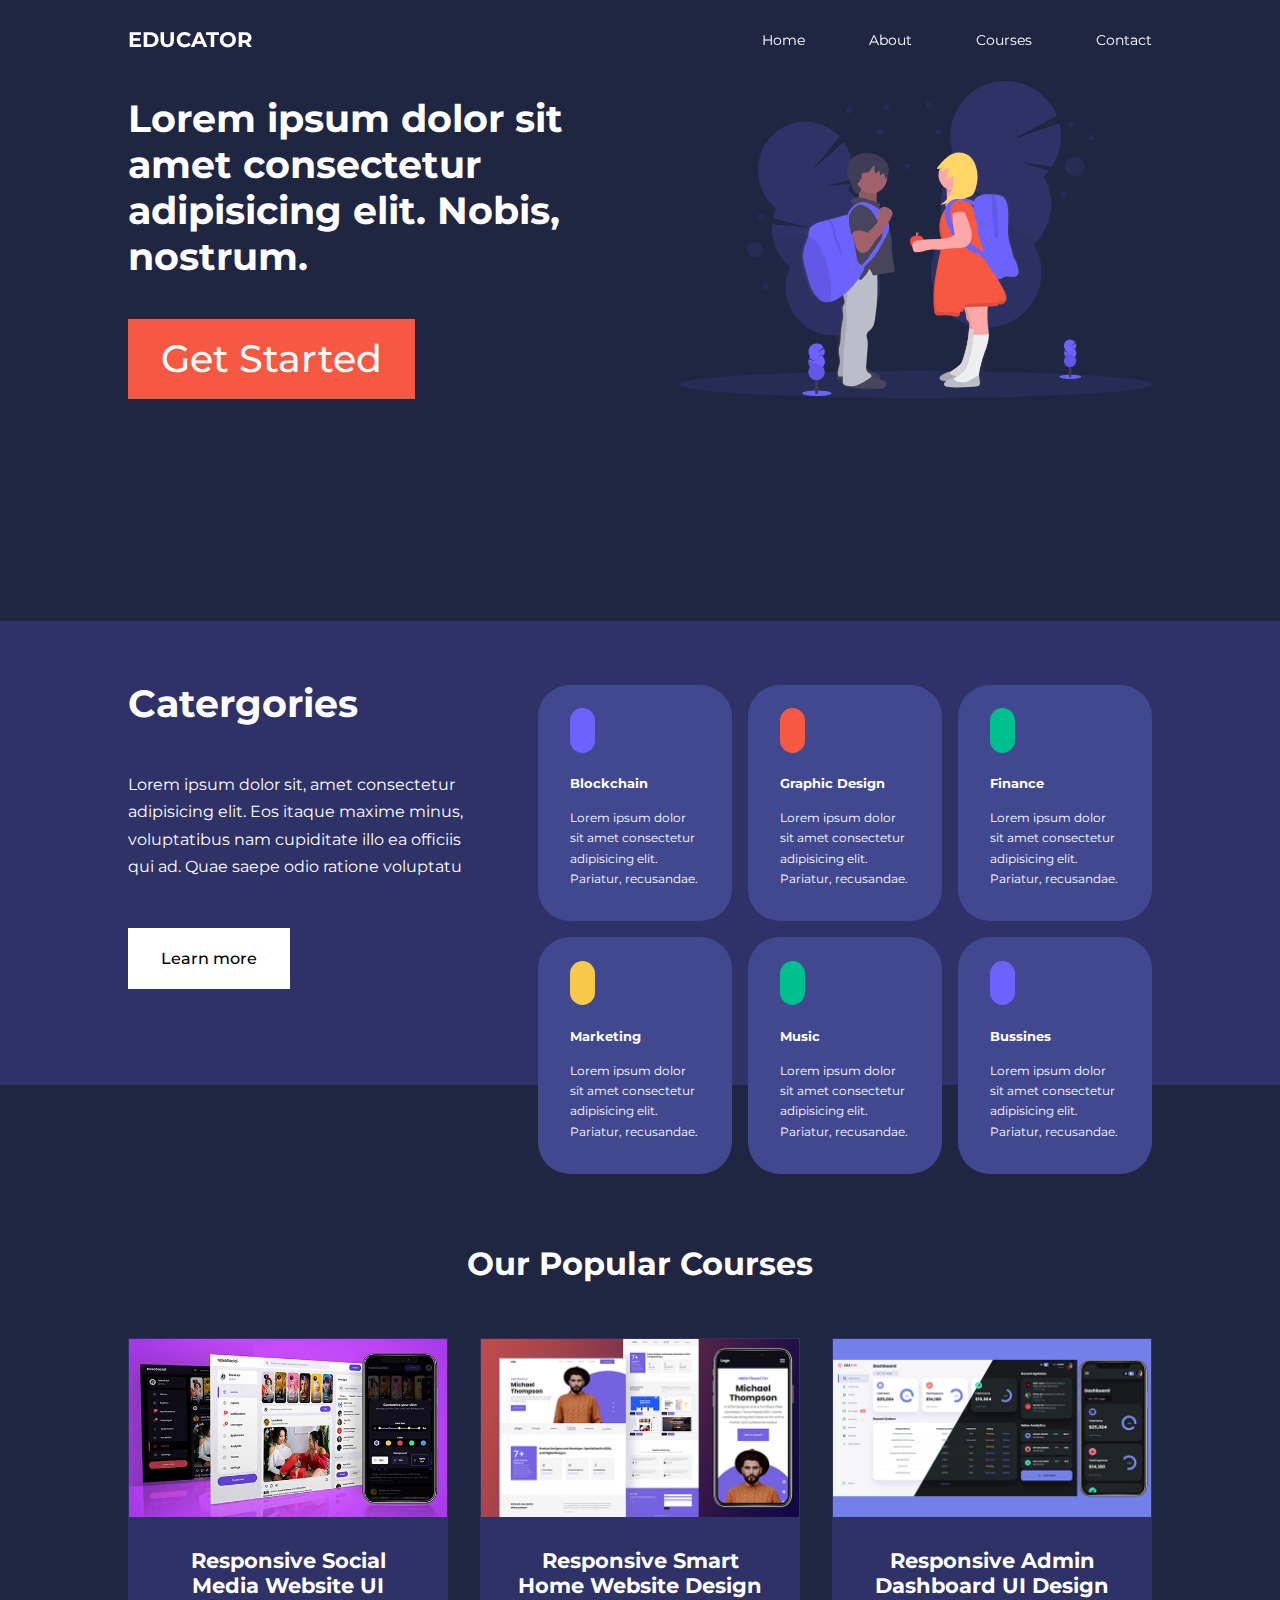
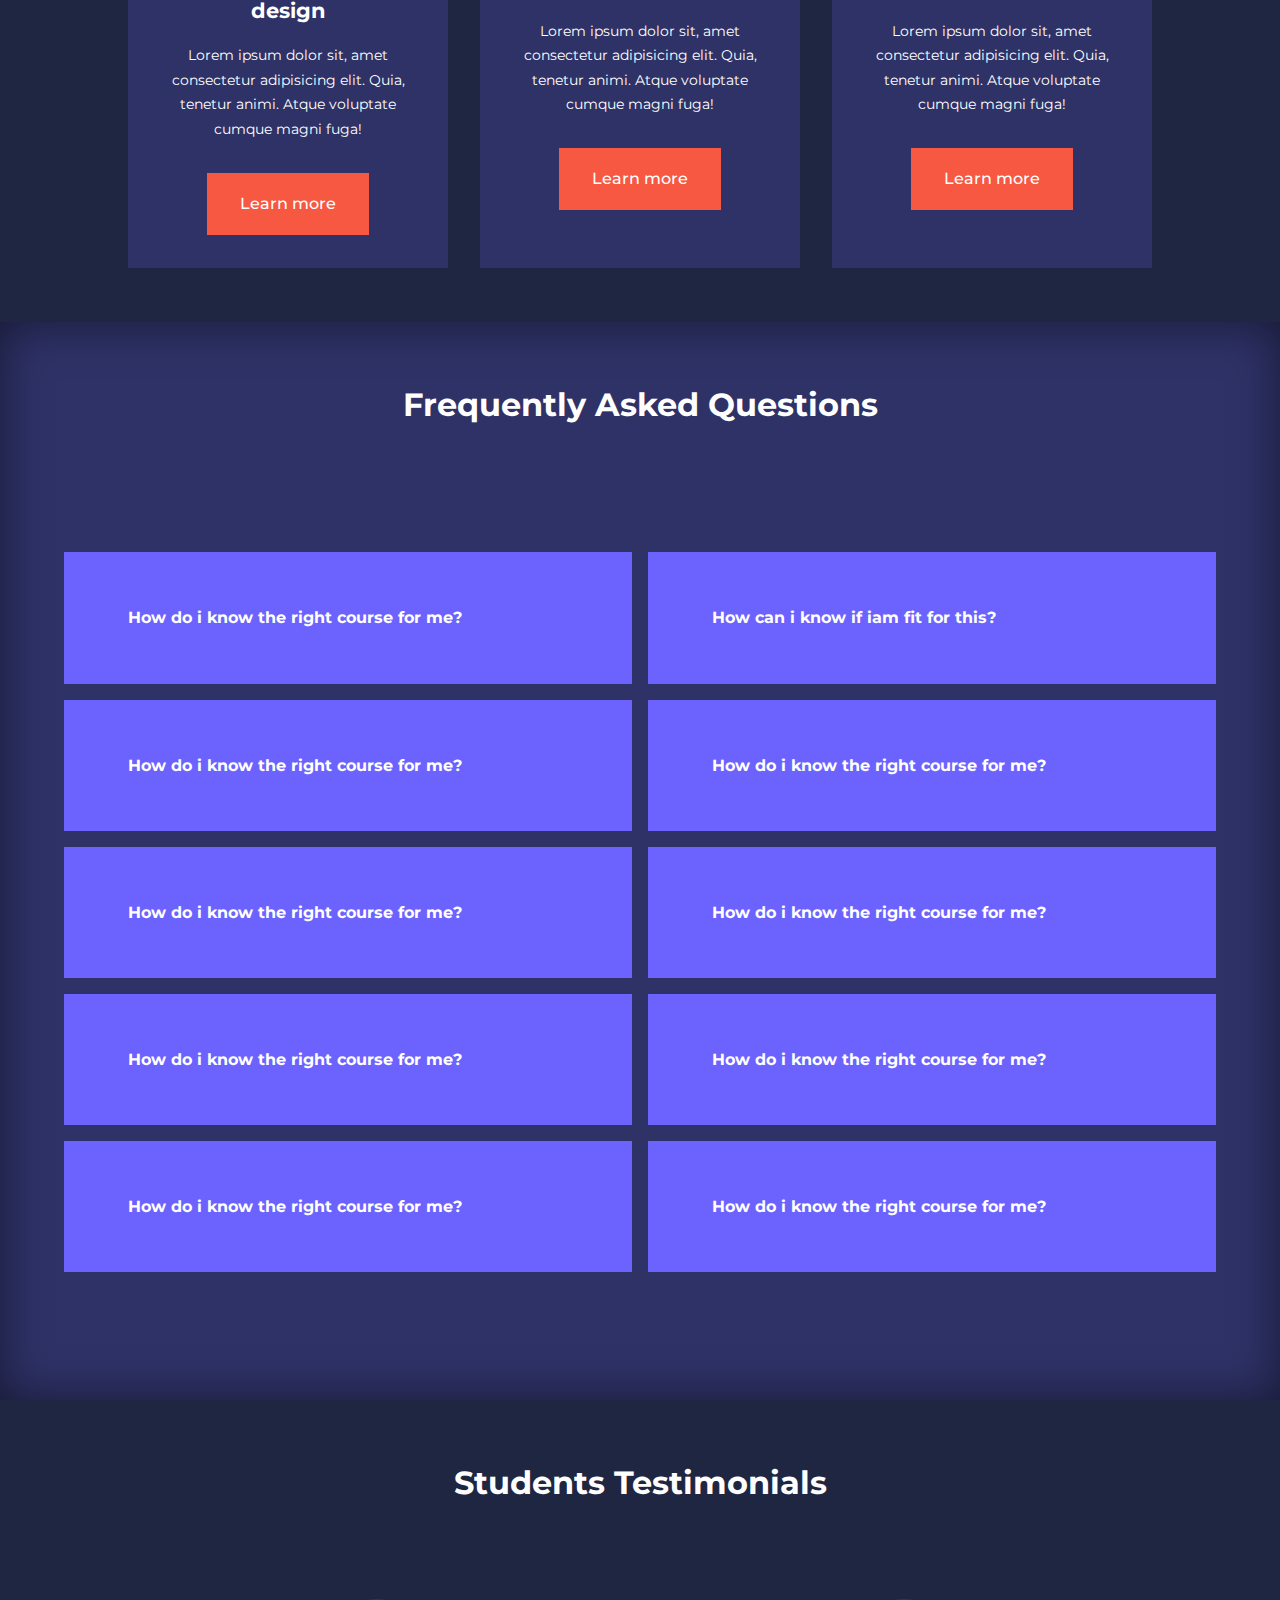
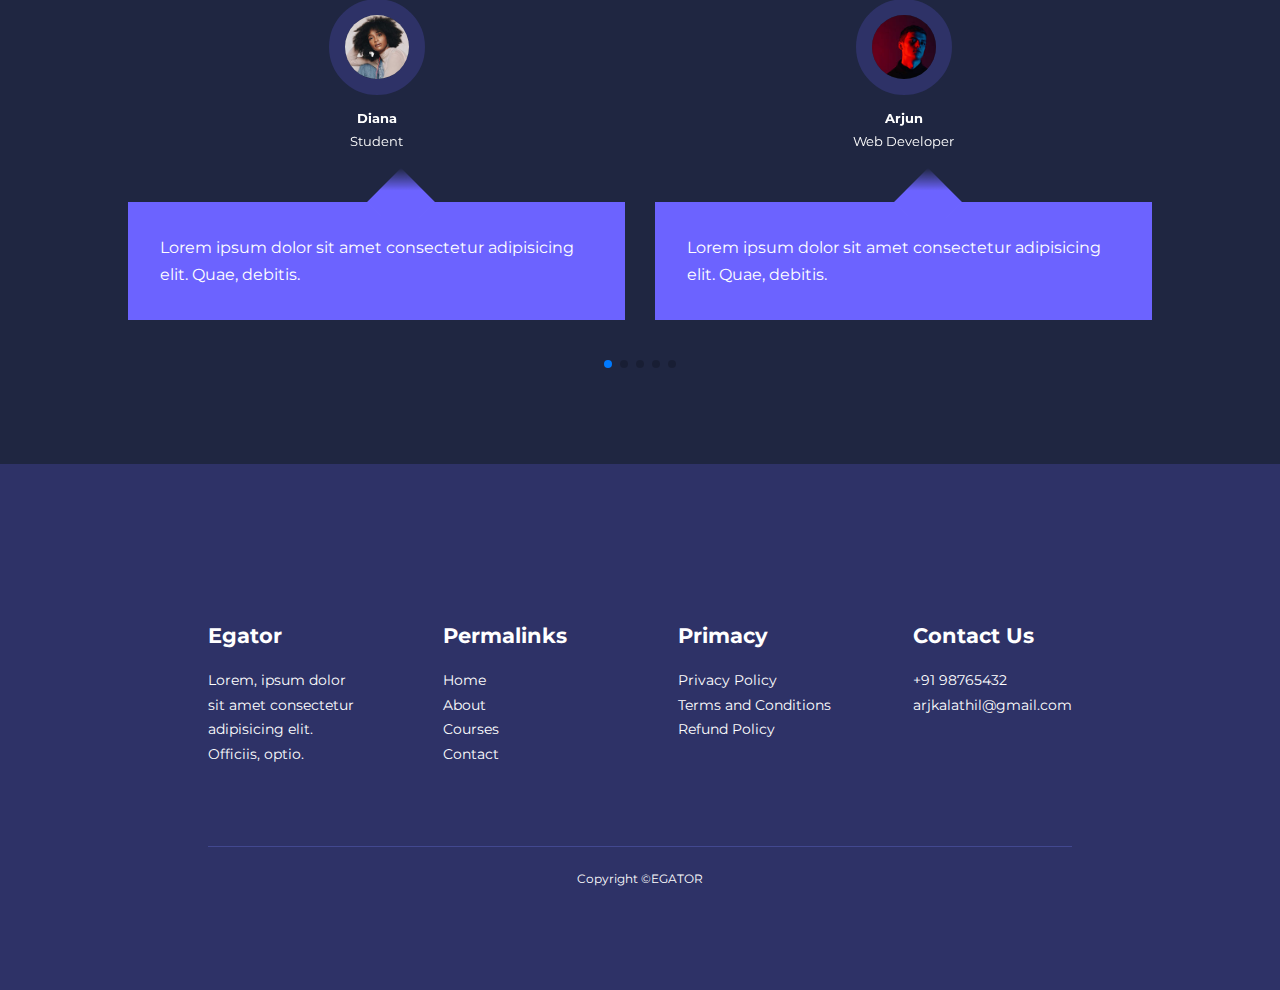
<file: index.html>
<!DOCTYPE html>
<html lang="en">
<head>
    <meta charset="UTF-8">
    <meta http-equiv="X-UA-Compatible" content="IE=edge">
    <meta name="viewport" content="width=device-width, initial-scale=1.0">
    <title>Responsive Educational using css js html</title>
    <!--ICONSCOUT CDDN-->
    <link rel="stylesheet" href="https://unicons.iconscout.com/release/v4.0.8/css/line.css">
    
    <!--GOOGLE FONTS MONOSERRANT-->
    <link rel="preconnect" href="https://fonts.googleapis.com">
    <link rel="preconnect" href="https://fonts.gstatic.com" crossorigin>
    <link href="https://fonts.googleapis.com/css2?family=Montserrat:wght@300;400;500;600;700;800;900&display=swap" rel="stylesheet">

    <!---CSS LINK-->
    <link rel="stylesheet" href="./css/style.css">

    <!--Swiper js-->
    <link rel="stylesheet" href="https://cdn.jsdelivr.net/npm/swiper@9/swiper-bundle.min.css"/>

</head>
<body>
    <nav>
        <div class="container nav__container">
            <a href="index.html"><h4>EDUCATOR</h4></a>
            <ul class="nav__menu">
                <li><a href="index.html">Home</a></li>
                <li><a href="about.html">About</a></li>
                <li><a href="courses.html">Courses</a></li>
                <li><a href="contact.html">Contact</a></li>
            </ul>
            <button id="open-menu-btn"><i class="uil uil-bars"></i></button>
            <button id="close-menu-btn"><i class="uil uil-multiply  "></i></button>
        </div>
    </nav>
    <!--============END OF NAVBAR============-->
    <header>
        <div class="container header__container">
            <div class="header__left">
                <h1>
                    <p>
                        Lorem ipsum dolor sit amet consectetur adipisicing elit. Nobis, nostrum.
                    </p>
                    <a href="courses.html" class="btn btn-primary">Get Started</a>
                </h1>
            </div>
            <div class="header__right">
                <div class="header__right-image">
                    <img src="./images/header.svg">
                </div>
            </div>
        </div>
    </header>





     <section class="categories">
        <div class="container categories__container">
            <div class="categories__left">
                <h1>Catergories</h1>
                <p>
                    Lorem ipsum dolor sit, amet consectetur adipisicing elit. Eos itaque maxime minus, voluptatibus nam cupiditate illo ea officiis qui ad. Quae saepe odio ratione voluptatu
                </p>
                <a href="#" class="btn" >Learn more</a>
            </div>
            <div class="categories__right">
                <article class="category">
                    <span class="category__icon">
                        <i class="uil uil-bitcoin-sign"></i>
                    </span>
                        <h5>
                            Blockchain
                        </h5>
                        <p>
                            Lorem ipsum dolor sit amet consectetur adipisicing elit. Pariatur, recusandae.
                        </p>
                
                </article>
                <article class="category">
                    <span class="category__icon">
                        <i class="uil uil-palette"></i>
                    </span>
                        <h5>
                            Graphic Design
                        </h5>
                        <p>
                            Lorem ipsum dolor sit amet consectetur adipisicing elit. Pariatur, recusandae.
                        </p>
                    
                </article>
                <article class="category">
                    <span class="category__icon">
                        <i class="uil uil-dollar-alt"></i>
                    </span>
                        <h5>
                            Finance
                        </h5>
                        <p>
                            Lorem ipsum dolor sit amet consectetur adipisicing elit. Pariatur, recusandae.
                        </p>
                    
                </article>
                <article class="category">
                    <span class="category__icon">
                        <i class="uil uil-megaphone"></i>
                    </span>
                        <h5>
                            Marketing
                        </h5>
                        <p>
                            Lorem ipsum dolor sit amet consectetur adipisicing elit. Pariatur, recusandae.
                        </p>
                    
                </article>
                <article class="category">
                    <span class="category__icon">
                        <i class="uil uil-music-note"></i>
                    </span>
                        <h5>
                            Music
                        </h5>
                        <p>
                            Lorem ipsum dolor sit amet consectetur adipisicing elit. Pariatur, recusandae.
                        </p>
                </article>
                <article class="category">
                    <span class="category__icon">
                        <i class="uil uil-puzzle-piece"></i>
                    </span>
                        <h5>
                            Bussines
                        </h5>
                        <p>
                            Lorem ipsum dolor sit amet consectetur adipisicing elit. Pariatur, recusandae.
                        </p>
                </article>
            </div>
        </div>
     </section>
     <!--============END OF CATEGORIES ============-->



     <div class="section courses">
        <h2><center>
            Our Popular Courses
        </center>
        </h2>
        <br>
        <br>
        <div class="container courses__container">
            <article class="course">
                <div class="course__image">
                    <img src="./images/course1.jpg">
                </div>
                <div class="course__info">
                    <h4>Responsive Social Media Website UI design</h4>
                <p>
                    Lorem ipsum dolor sit, amet consectetur adipisicing elit. Quia, tenetur animi. Atque voluptate cumque magni fuga!
                </p>
                <a href="courses.html" class="btn btn-primary">Learn more</a>
                </div>
            </article>
            <article class="course">
                <div class="course__image">
                    <img src="./images/course2.jpg">
                </div>
                <div class="course__info">
                    <h4>Responsive Smart Home Website Design </h4>
                    <p>
                        Lorem ipsum dolor sit, amet consectetur adipisicing elit. Quia, tenetur animi. Atque voluptate cumque magni fuga!
                    </p>
                    <a href="courses.html" class="btn btn-primary">Learn more</a>
                </div>
            </article>
            <article class="course">
                <div class="course__image">
                    <img src="./images/course3.jpg">
                </div>
                <div class="course__info">
                    <h4>Responsive Admin Dashboard UI Design</h4>
                    <p>
                        Lorem ipsum dolor sit, amet consectetur adipisicing elit. Quia, tenetur animi. Atque voluptate cumque magni fuga!
                    </p>
                    <a href="courses.html" class="btn btn-primary">Learn more</a>
                </div>
             
            </article>
            
        </div>
     </div>




     <!--============END OF COURSES ============-->









<br>
<br>
     <section class="faqs">
        <h2>
            Frequently Asked Questions
        </h2>
        <div class="conatiner faqs__container">
            <article class="faq">
                <div class="faq__icon">
                    <i class="uil uil-plus"></i>
                </div>
                <div class="question__ans">
                    <h4>
                        How do i know the right course for me?
                    </h4>
                    <p>
                        Lorem ipsum dolor sit amet consectetur adipisicing elit. Accusamus sunt eum cum sit!
                    </p>
                </div>
            </article>


            <article class="faq">
                <div class="faq__icon">
                    <i class="uil uil-plus"></i>
                </div>
                <div class="question__ans">
                    <h4>
                        How can i know if iam fit for this?
                    </h4>
                    <p>
                        Lorem ipsum dolor sit amet consectetur adipisicing elit. Accusamus sunt eum cum sit!
                    </p>
                </div>
            </article> 
            

            <article class="faq">
                <div class="faq__icon">
                    <i class="uil uil-plus"></i>
                </div>
                <div class="question__ans">
                    <h4>
                        How do i know the right course for me?
                    </h4>
                    <p>
                        Lorem ipsum dolor sit amet consectetur adipisicing elit. Accusamus sunt eum cum sit!
                    </p>
                </div>
            </article> 
            
            
            
            <article class="faq">
                <div class="faq__icon">
                    <i class="uil uil-plus"></i>
                </div>
                <div class="question__ans">
                    <h4>
                        How do i know the right course for me?
                    </h4>
                    <p>
                        Lorem ipsum dolor sit amet consectetur adipisicing elit. Accusamus sunt eum cum sit!
                    </p>
                </div>
            </article> 
            
            
            
            <article class="faq">
                <div class="faq__icon">
                    <i class="uil uil-plus"></i>
                </div>
                <div class="question__ans">
                    <h4>
                        How do i know the right course for me?
                    </h4>
                    <p>
                        Lorem ipsum dolor sit amet consectetur adipisicing elit. Accusamus sunt eum cum sit!
                    </p>
                </div>
            </article>
            
            
            <article class="faq">
                <div class="faq__icon">
                    <i class="uil uil-plus"></i>
                </div>
                <div class="question__ans">
                    <h4>
                        How do i know the right course for me?
                    </h4>
                    <p>
                        Lorem ipsum dolor sit amet consectetur adipisicing elit. Accusamus sunt eum cum sit!
                    </p>
                </div>
            </article>
            
            
            <article class="faq">
                <div class="faq__icon">
                    <i class="uil uil-plus"></i>
                </div>
                <div class="question__ans">
                    <h4>
                        How do i know the right course for me?
                    </h4>
                    <p>
                        Lorem ipsum dolor sit amet consectetur adipisicing elit. Accusamus sunt eum cum sit!
                    </p>
                </div>
            </article>
            
            
            <article class="faq">
                <div class="faq__icon">
                    <i class="uil uil-plus"></i>
                </div>
                <div class="question__ans">
                    <h4>
                        How do i know the right course for me?
                    </h4>
                    <p>
                        Lorem ipsum dolor sit amet consectetur adipisicing elit. Accusamus sunt eum cum sit!
                    </p>
                </div>
            </article> 

            
            <article class="faq">
                <div class="faq__icon">
                    <i class="uil uil-plus"></i>
                </div>
                <div class="question__ans">
                    <h4>
                        How do i know the right course for me?
                    </h4>
                    <p>
                        Lorem ipsum dolor sit amet consectetur adipisicing elit. Accusamus sunt eum cum sit!
                    </p>
                </div>
            </article> 
            
            
            <article class="faq">
                <div class="faq__icon">
                    <i class="uil uil-plus"></i>
                </div>
                <div class="question__ans">
                    <h4>
                        How do i know the right course for me?
                    </h4>
                    <p>
                        Lorem ipsum dolor sit amet consectetur adipisicing elit. Accusamus sunt eum cum sit!
                    </p>
                </div>
            </article>
        </div>
     </section>




     <!--=================END OF FAQS ==================-->







     <section class="container testimonials__container mySwiper">
        <h2>Students Testimonials</h2>
        <div class="swiper-wrapper">
            <article class="testimonial swiper-slide">
                <div class="avatar">
                    <img src="./images/avatar1.jpg">
                </div>
                <div class="testimonial__info">
                    <h5>Diana</h5>
                    <small>Student</small>
                </div>
                <div class="testimonial__body">
                    <p>
                        Lorem ipsum dolor sit amet consectetur adipisicing elit. Quae, debitis.
                    </p>
                </div>
            </article>
            <article class="testimonial swiper-slide">
                <div class="avatar">
                    <img src="./images/avatar2.jpg">
                </div>
                <div class="testimonial__info">
                    <h5>Arjun</h5>
                    <small>Web Developer</small>
                </div>
                <div class="testimonial__body">
                    <p>
                        Lorem ipsum dolor sit amet consectetur adipisicing elit. Quae, debitis.
                    </p>
                </div>
            </article>
             <article class="testimonial swiper-slide">
                <div class="avatar">
                    <img src="./images/avatar3.jpg">
                </div>
                <div class="testimonial__info">
                    <h5>Kelvin</h5>
                    <small>Enterpenuer</small>
                </div>
                <div class="testimonial__body">
                    <p>
                        Lorem ipsum dolor sit amet consectetur adipisicing elit. Quae, debitis.
                    </p>
                </div>
            </article>
             <article class="testimonial swiper-slide">
                <div class="avatar">
                    <img src="./images/avatar4.jpg">
                </div>
                <div class="testimonial__info">
                    <h5>Jesbin Jose</h5>
                    <small>c# Developer</small>
                </div>
                <div class="testimonial__body">
                    <p>
                        Lorem ipsum dolor sit amet consectetur adipisicing elit. Quae, debitis.
                    </p>
                </div>
            </article>
             <article class="testimonial swiper-slide">
                <div class="avatar">
                    <img src="./images/avatar5.jpg">
                </div>
                <div class="testimonial__info">
                    <h5>Arya</h5>
                    <small>Talent Head</small>
                </div>
                <div class="testimonial__body">
                    <p>
                        Lorem ipsum dolor sit amet consectetur adipisicing elit. Quae, debitis.
                    </p>
                </div>
            </article> 
            <article class="testimonial swiper-slide">
                <div class="avatar">
                    <img src="./images/avatar6.jpg">
                </div>
                <div class="testimonial__info">
                    <h5>Aneena</h5>
                    <small>CEO Tesla</small>
                </div>
                <div class="testimonial__body">
                    <p>
                        Lorem ipsum dolor sit amet consectetur adipisicing elit. Quae, debitis.
                    </p>
                </div>
            </article>
        </div>
        <!--the small dot of scrolling element-->
        <div class="swiper-pagination"></div>
     </section>




     <!------THE FOOTER SECTION------->

     <footer class="footer">
        <div class="container footer__container">
            <div class="footer__1">
                <a href="index.html" class="footer__logo"><h4>Egator</h4></a>
                    <p>
                        Lorem, ipsum dolor sit amet consectetur adipisicing elit. Officiis, optio.
                    </p>
            </div>

        <div class="footer__2">
            <h4>Permalinks</h4>
            <ul class="permalinks">
                <li><a href="ind
                    ">Home</a></li>
                    <li><a href="ab
                        ">About</a></li>
                        <li>
                            <a href="courses.html">Courses</a>
                        </li>
                        <li>
                            <a href="
                            contact.html">Contact</a>
                        </li>
            </ul>
        </div>
          
        <div class="footer__3">
            <h4>Primacy</h4>
            <ul class="privacy">
                <li>
                    <a href="#">Privacy Policy</a>
                </li>
                <li><a href="#">Terms and Conditions</a></li>
                <li><a href="#">Refund Policy</a></li>
            </ul>
        </div>
        
        <div class="footer__4">
            <h4>Contact Us</h4>
            <div>
                <p>+91 98765432</p>
                <p>arjkalathil@gmail.com</p>
            </div>
        <ul class="footer__socials">
            <li>
                <a href="#"><i class="uil uil-facebook-f"></i></a>
            </li>
            <li>
                <a href="#"><i class="uil uil-instagram-i"></i></a>
            </li>
            <li>
                <a href="#"><i class="uil uil-twitter"></i></a>
            </li>
            <li>
                <a href="#"><i class="uil uil-linkedin-alt"></i></a>
            </li>
        </ul>
    </div>
     <div class="footer__copyright">
            <small>
                Copyright &copy;EGATOR
            </small>
        </div>
        </div>
     </footer>

     <!----------------END OF FOOOTER------------->


     <script src="https://cdn.jsdelivr.net/npm/swiper@9/swiper-bundle.min.js"></script>
     <script src="./main.js"></script>
     
     <script>
        var swiper = new Swiper(".mySwiper", {
  slidesPerView: 2,
  spaceBetween: 30,
  pagination: {
    el: ".swiper-pagination",
    clickable: true,
  },
  // when window width is >=600px
  breakpoints:{
    600:{
        slidesPerView: 2
    }
  }
});

     </script>

</body>
</html>
</file>
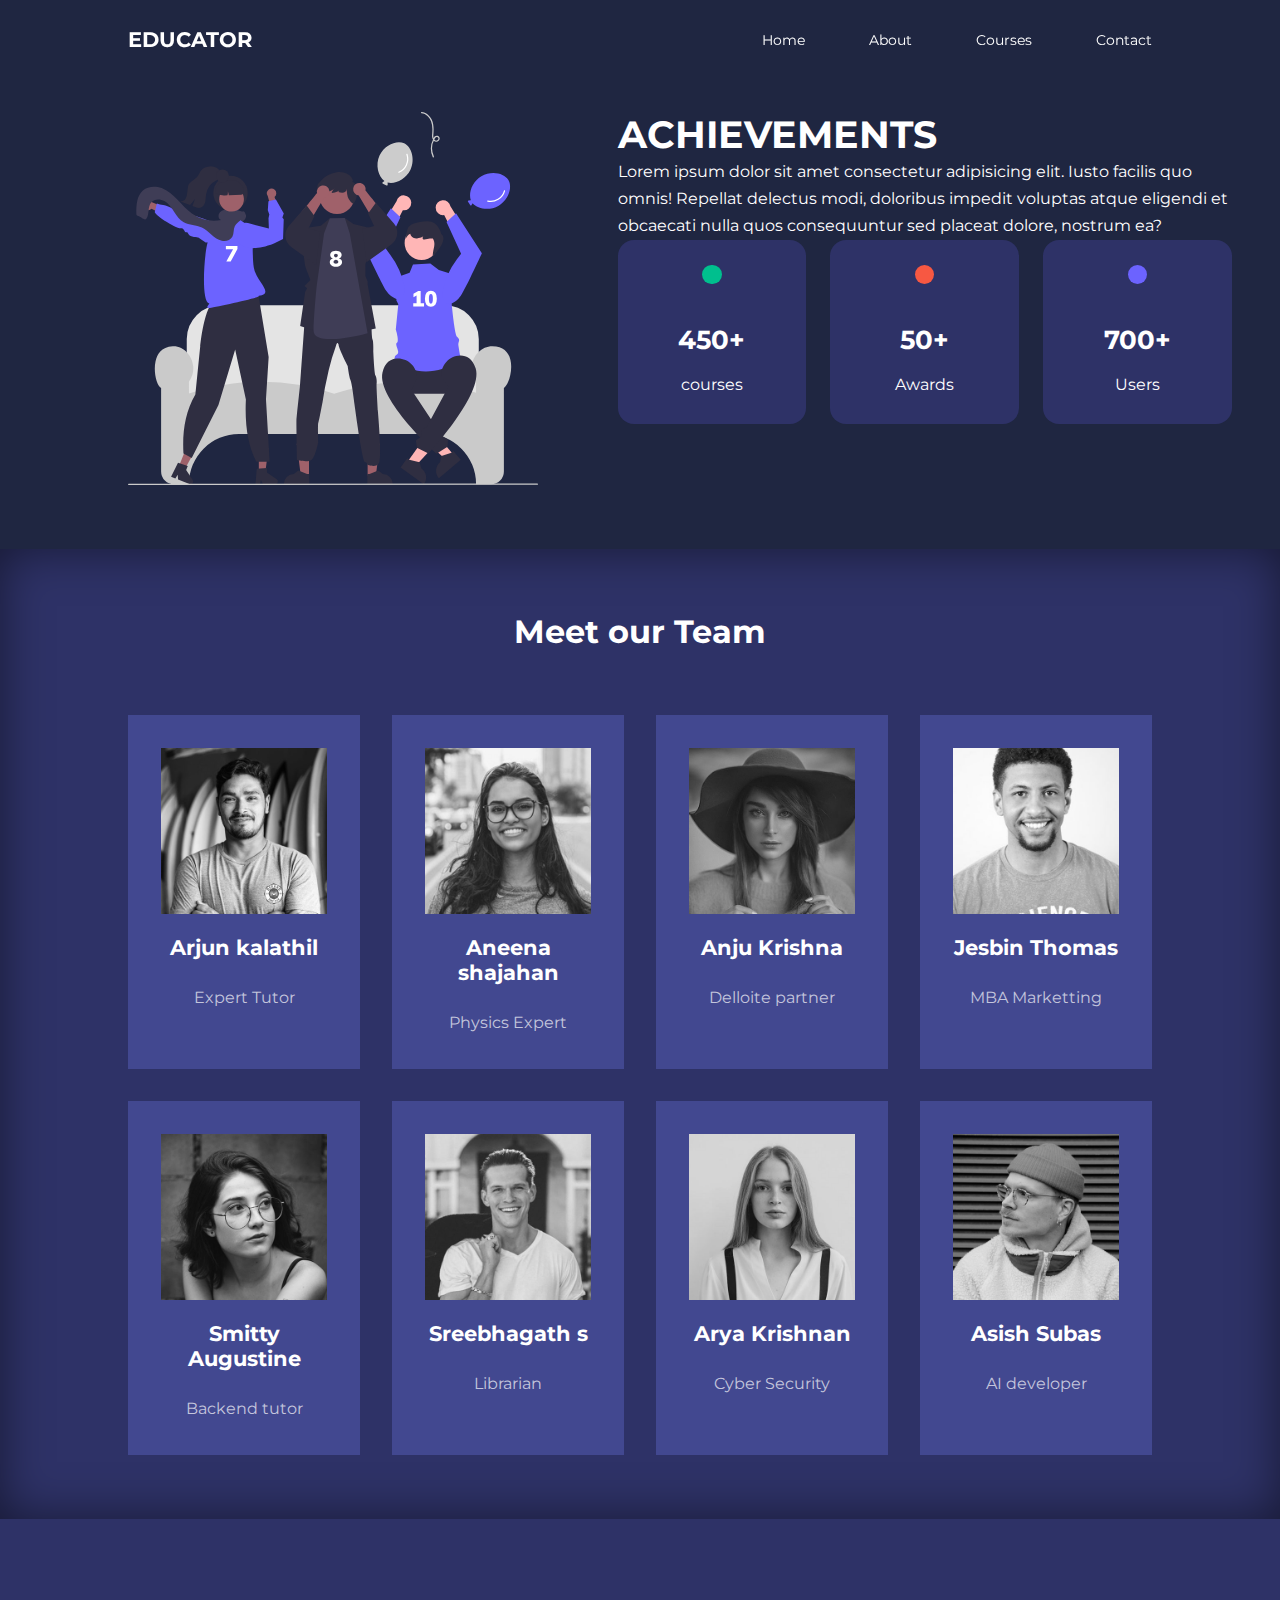
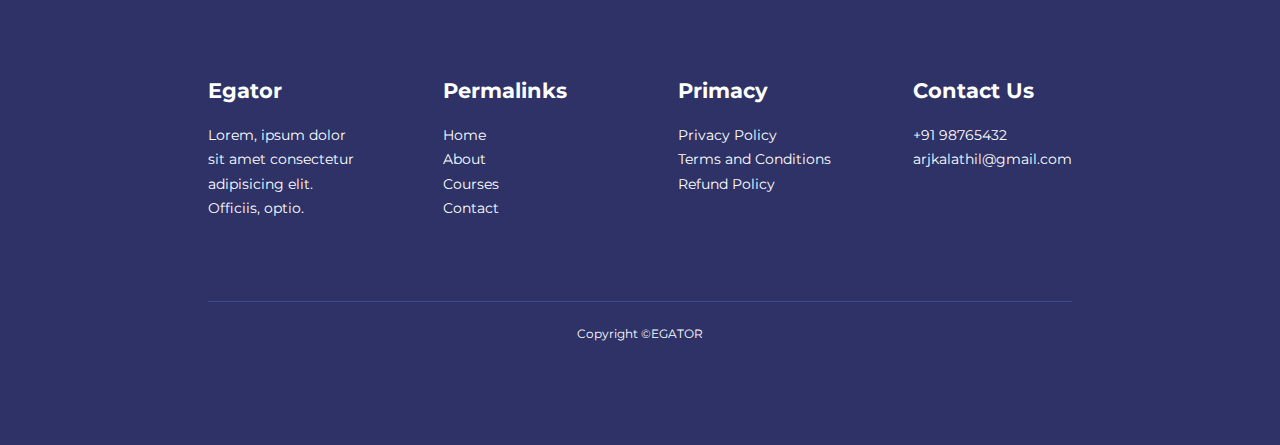
<file: about.html>
<!DOCTYPE html>
<html lang="en">
<head>
    <meta charset="UTF-8">
    <meta http-equiv="X-UA-Compatible" content="IE=edge">
    <meta name="viewport" content="width=device-width, initial-scale=1.0">
    <title>Responsive Educational using css js html</title>
    <!--ICONSCOUT CDDN-->
    <link rel="stylesheet" href="https://unicons.iconscout.com/release/v4.0.8/css/line.css">
    
    <!--GOOGLE FONTS MONOSERRANT-->
    <link rel="preconnect" href="https://fonts.googleapis.com">
    <link rel="preconnect" href="https://fonts.gstatic.com" crossorigin>
    <link href="https://fonts.googleapis.com/css2?family=Montserrat:wght@300;400;500;600;700;800;900&display=swap" rel="stylesheet">

    <!---CSS LINK-->
    <link rel="stylesheet" href="./css/style.css">
    <link rel="stylesheet" href="./css/about.css">

</head>
<body>
    <nav>
        <div class="container nav__container">
            <a href="index.html"><h4>EDUCATOR</h4></a>
            <ul class="nav__menu">
                <li><a href="index.html">Home</a></li>
                <li><a href="about.html">About</a></li>
                <li><a href="courses.html">Courses</a></li>
                <li><a href="contact.html">Contact</a></li>
            </ul>
            <button id="open-menu-btn"><i class="uil uil-bars"></i></button>
            <button id="close-menu-btn"><i class="uil uil-multiply  "></i></button>
        </div>
    </nav>

   <!-------- END OF NAVBARR---------------------->


    <section class="about__achievements">
         <div class="container about__achievements-container">
            <div class="about__achievements-left">
                <img src="./images/about achievements.svg" alt="">
            </div>
            <div class="about_achievements-right">
                <h1>ACHIEVEMENTS</h1>
                <p>
                    Lorem ipsum dolor sit amet consectetur adipisicing elit. Iusto facilis quo omnis! Repellat delectus modi, doloribus impedit voluptas atque eligendi et obcaecati nulla quos consequuntur sed placeat dolore, nostrum ea?
                </p>
                <div class="achievements__cards">
                    <article class="achievements__card">
                        <span class="achievements__icon">
                            <i class="uil uil-video"></i>
                        </span>
                        <h3>450+</h3>
                        <p>courses</p>
                    </article>
                    <article class="achievements__card">
                        <span class="achievements__icon">
                            <i class="uil uil-trophy"></i>
                        </span>
                        <h3>50+</h3>
                        <p>Awards</p>
                    </article>
                    <article class="achievements__card">
                        <span class="achievements__icon">
                            <i class="uil uil-users-alt"></i>
                        </span>
                        <h3>700+</h3>
                        <p>Users</p>
                    </article>
                </div>
            </div>
         </div>
    </section>

<!----------------END OF ACHIEVEMENTS------------->

<section class="team">
    <h2>
        Meet our Team
    </h2>
    <div class="container team__container">
        <article class="team__member">
            <div class="team__member-image">
                <img src="./images/tm1.jpg" alt="">
            </div>
            <div class="team__member-info">
                <h4>Arjun kalathil </h4>
                <p>Expert Tutor</p>
            </div>
            <div class="team__member-socials">
                <a href="https://uil-instagram.com" target="_blank"><i class="uil uil-instagram"></i></a>
                <a href="https://uil-twitter.com" target="_blank"><i class="uil uil-twitter"></i></a>
                <a href="https://uil-facebook.com" target="_blank"><i class="uil uil-facebook-f"></i></a>

            </div>
        </article>
        <article class="team__member">
            <div class="team__member-image">
                <img src="./images/tm2.jpg" alt="">
            </div>
            <div class="team__member-info">
                <h4>Aneena shajahan</h4>
                <p>Physics Expert</p>
            </div>
            <div class="team__member-socials">
                <a href="https://uil-instagram.com/ane._ena" target="_blank"><i class="uil uil-instagram"></i></a>
                <a href="https://uil-twitter.com" target="_blank"><i class="uil uil-twitter"></i></a>
                <a href="https://uil-facebook.com" target="_blank"><i class="uil uil-facebook-f"></i></a>

            </div>
        </article>
        <article class="team__member">
            <div class="team__member-image">
                <img src="./images/tm3.jpg" alt="">
            </div>
            <div class="team__member-info">
                <h4>Anju Krishna</h4>
                <p>Delloite partner</p>
            </div>
            <div class="team__member-socials">
                <a href="https://uil-instagram.com" target="_blank"><i class="uil uil-instagram"></i></a>
                <a href="https://uil-twitter.com" target="_blank"><i class="uil uil-twitter"></i></a>
                <a href="https://uil-facebook.com" target="_blank"><i class="uil uil-facebook-f"></i></a>

            </div>
        </article>
        <article class="team__member">
            <div class="team__member-image">
                <img src="./images/tm4.jpg" alt="">
            </div>
            <div class="team__member-info">
                <h4>Jesbin Thomas</h4>
                <p>MBA Marketting</p>
            </div>
            <div class="team__member-socials">
                <a href="https://uil-instagram.com" target="_blank"><i class="uil uil-instagram"></i></a>
                <a href="https://uil-twitter.com" target="_blank"><i class="uil uil-twitter"></i></a>
                <a href="https://uil-facebook.com" target="_blank"><i class="uil uil-facebook-f"></i></a>

            </div>
        </article>
        <article class="team__member">
            <div class="team__member-image">
                <img src="./images/tm5.jpg" alt="">
            </div>
            <div class="team__member-info">
                <h4>Smitty Augustine</h4>
                <p>Backend tutor</p>
            </div>
            <div class="team__member-socials">
                <a href="https://uil-instagram.com" target="_blank"><i class="uil uil-instagram"></i></a>
                <a href="https://uil-twitter.com" target="_blank"><i class="uil uil-twitter"></i></a>
                <a href="https://uil-facebook.com" target="_blank"><i class="uil uil-facebook-f"></i></a>

            </div>
        </article>
        <article class="team__member">
            <div class="team__member-image">
                <img src="./images/tm6.jpg" alt="">
            </div>
            <div class="team__member-info">
                <h4>Sreebhagath s</h4>
                <p>Librarian</p>
            </div>
            <div class="team__member-socials">
                <a href="https://uil-instagram.com" target="_blank"><i class="uil uil-instagram"></i></a>
                <a href="https://uil-twitter.com" target="_blank"><i class="uil uil-twitter"></i></a>
                <a href="https://uil-facebook.com" target="_blank"><i class="uil uil-facebook-f"></i></a>

            </div>
        </article>
        <article class="team__member">
            <div class="team__member-image">
                <img src="./images/tm7.jpg" alt="">
            </div>
            <div class="team__member-info">
                <h4>Arya Krishnan</h4>
                <p>Cyber Security</p>
            </div>
            <div class="team__member-socials">
                <a href="https://uil-instagram.com" target="_blank"><i class="uil uil-instagram"></i></a>
                <a href="https://uil-twitter.com" target="_blank"><i class="uil uil-twitter"></i></a>
                <a href="https://uil-facebook.com" target="_blank"><i class="uil uil-facebook-f"></i></a>

            </div>
        </article>
        <article class="team__member">
            <div class="team__member-image">
                <img src="./images/tm8.jpg" alt="">
            </div>
            <div class="team__member-info">
                <h4>Asish Subas</h4>
                <p>AI developer</p>
            </div>
            <div class="team__member-socials">
                <a href="https://uil-instagram.com" target="_blank"><i class="uil uil-instagram"></i></a>
                <a href="https://uil-twitter.com" target="_blank"><i class="uil uil-twitter"></i></a>
                <a href="https://uil-facebook.com" target="_blank"><i class="uil uil-facebook-f"></i></a>

            </div>
        </article>
    </div>
</section>

<!----------------END OF TEAM SECTION------------->


    <footer class="footer">
        <div class="container footer__container">
            <div class="footer__1">
                <a href="index.html" class="footer__logo"><h4>Egator</h4></a>
                    <p>
                        Lorem, ipsum dolor sit amet consectetur adipisicing elit. Officiis, optio.
                    </p>
            </div>

        <div class="footer__2">
            <h4>Permalinks</h4>
            <ul class="permalinks">
                <li><a href="ind
                    ">Home</a></li>
                    <li><a href="ab
                        ">About</a></li>
                        <li>
                            <a href="courses.html">Courses</a>
                        </li>
                        <li>
                            <a href="
                            contact.html">Contact</a>
                        </li>
            </ul>
        </div>
          
        <div class="footer__3">
            <h4>Primacy</h4>
            <ul class="privacy">
                <li>
                    <a href="#">Privacy Policy</a>
                </li>
                <li><a href="#">Terms and Conditions</a></li>
                <li><a href="#">Refund Policy</a></li>
            </ul>
        </div>
        
        <div class="footer__4">
            <h4>Contact Us</h4>
            <div>
                <p>+91 98765432</p>
                <p>arjkalathil@gmail.com</p>
            </div>
        <ul class="footer__socials">
            <li>
                <a href="#"><i class="uil uil-facebook-f"></i></a>
            </li>
            <li>
                <a href="#"><i class="uil uil-instagram-i"></i></a>
            </li>
            <li>
                <a href="#"><i class="uil uil-twitter"></i></a>
            </li>
            <li>
                <a href="#"><i class="uil uil-linkedin-alt"></i></a>
            </li>
        </ul>
    </div>
     <div class="footer__copyright">
            <small>
                Copyright &copy;EGATOR
            </small>
        </div>
        </div>
     </footer>

     <!----------------END OF FOOOTER------------->


     <script src="./main.js"></script>
     
</body>
</html>
</file>
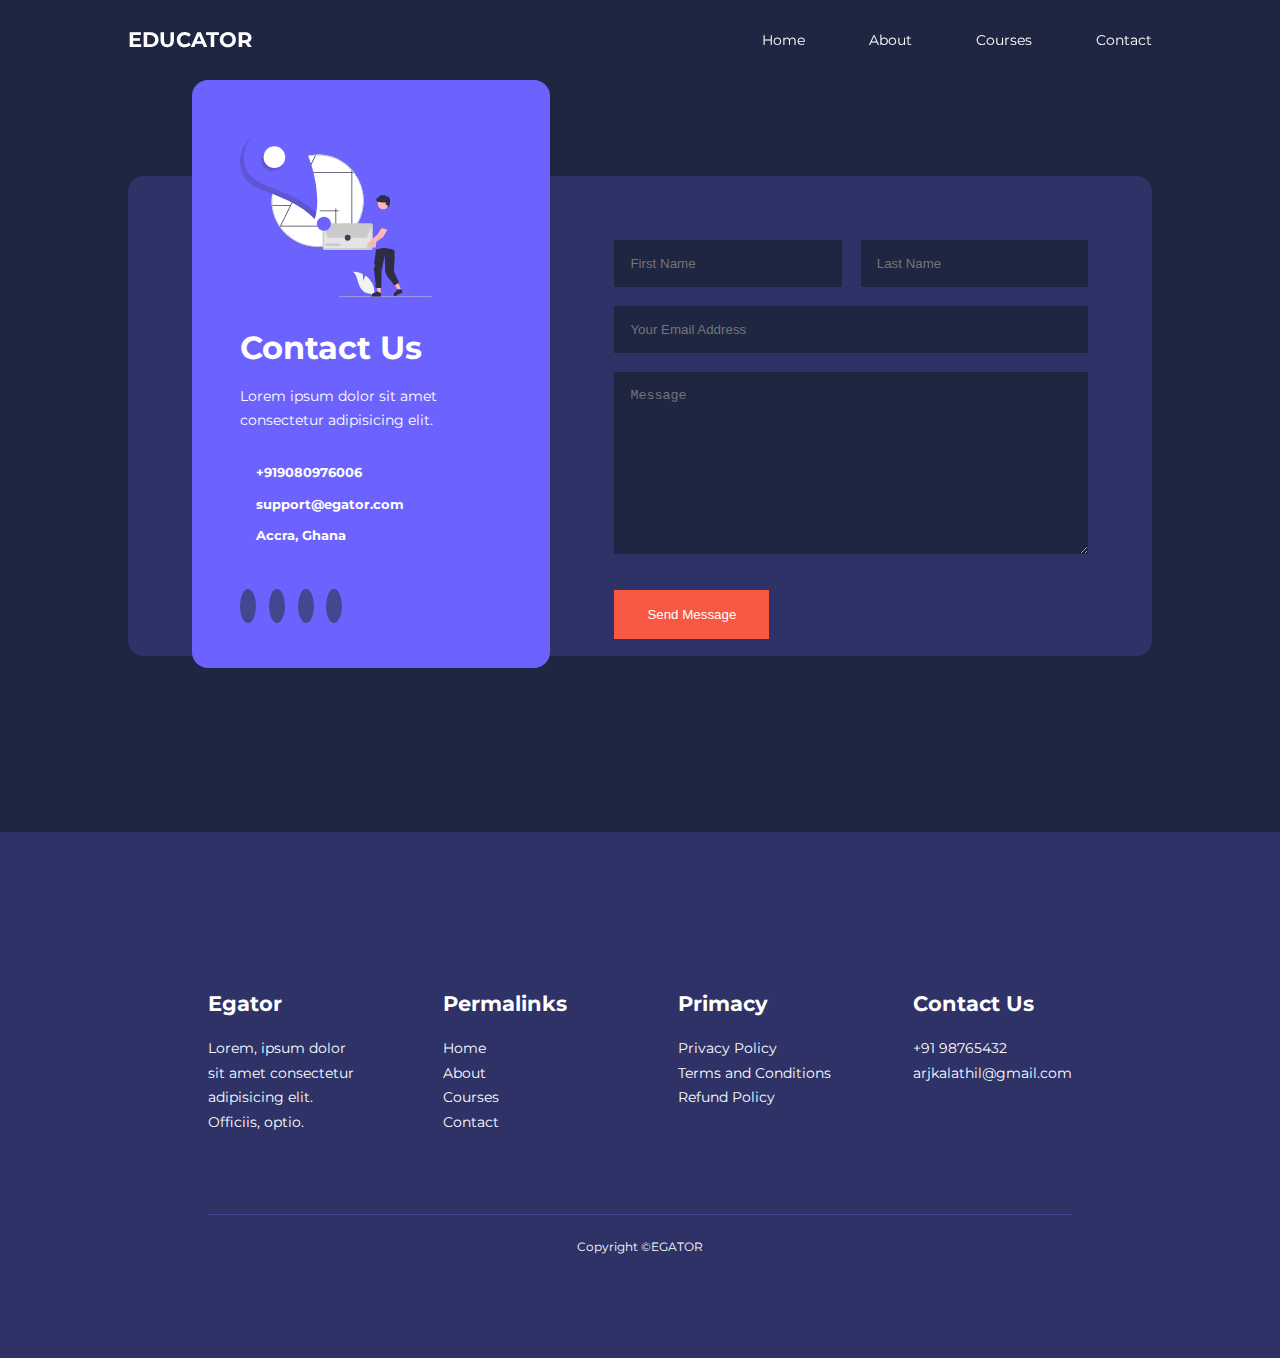
<file: contact.html>
<!DOCTYPE html>
<html lang="en">
<head>
    <meta charset="UTF-8">
    <meta http-equiv="X-UA-Compatible" content="IE=edge">
    <meta name="viewport" content="width=device-width, initial-scale=1.0">
    <title>Responsive Educational using css js html</title>
    <!--ICONSCOUT CDDN-->
    <link rel="stylesheet" href="https://unicons.iconscout.com/release/v4.0.8/css/line.css">
    
    <!--GOOGLE FONTS MONOSERRANT-->
    <link rel="preconnect" href="https://fonts.googleapis.com">
    <link rel="preconnect" href="https://fonts.gstatic.com" crossorigin>
    <link href="https://fonts.googleapis.com/css2?family=Montserrat:wght@300;400;500;600;700;800;900&display=swap" rel="stylesheet">

    <!---CSS LINK-->
    <link rel="stylesheet" href="./css/style.css">
    <link rel="stylesheet" href="./css/contact.css">

    <!--Swiper js-->
    <link rel="stylesheet" href="https://cdn.jsdelivr.net/npm/swiper@9/swiper-bundle.min.css"/>

</head>
<body>
    <nav>
        <div class="container nav__container">
            <a href="index.html"><h4>EDUCATOR</h4></a>
            <ul class="nav__menu">
                <li><a href="index.html">Home</a></li>
                <li><a href="about.html">About</a></li>
                <li><a href="courses.html">Courses</a></li>
                <li><a href="contact.html">Contact</a></li>
            </ul>
            <button id="open-menu-btn"><i class="uil uil-bars"></i></button>
            <button id="close-menu-btn"><i class="uil uil-multiply  "></i></button>
        </div>
    </nav>


    <!--============END OF NAVBAR============-->

<section class="contact">
    <div class="container contact__container">
        <aside class="contact__aside">
            <div class="aside__image">
                <img src="./images/contact.svg" alt="">
            </div>
            <h2>Contact Us</h2>
            <p>
                Lorem ipsum dolor sit amet consectetur adipisicing elit.
            </p>
            <ul class="contact__details">
                <li>
                    <i class="uil uil-phone-times"></i>
                    <h5>+919080976006</h5>
                </li>
                <li>
                    <i class="uil uil-envelope"></i>
                    <h5>support@egator.com</h5>
                </li>
                <li>
                    <i class="uil uil-location-point"></i>
                    <h5>Accra, Ghana</h5>
                </li>
            </ul>
            <ul class="contact__socials">
                <li>
                    <a href="https://facebook.com"><i class="uil uil-facebook-f"></i></a>
                </li>
                <li>
                    <a href="https://instagram.com"><i class="uil uil-instagram"></i></a>
                </li>
                <li>
                    <a href="https://twitter.com"><i class="uil uil-twitter"></i></a>
                </li>
                <li>
                    <a href="https://linkedin.com"><i class="uil uil-linkedin-alt"></i></a>
                </li>
            </ul>
        </aside>
        <form  action="https://formspree.io/f/xgejoywo"  method="post" class="contact__form">
            <div class="form__name">
                <input type="text" name="First Name"
                placeholder="First Name" required>
                <input type="text" name="Last Name"
                placeholder="Last Name" required>
            </div>
            <input type="email" name="Email Address" placeholder="Your Email Address" required>
            <textarea name="Message"   rows="10" placeholder="Message" required></textarea>
            <button type="submit" class="btn btn-primary">Send Message</button>
        </form>
    </div>
</section>



<!------THE FOOTER SECTION------->

<footer class="footer">
    <div class="container footer__container">
        <div class="footer__1">
            <a href="index.html" class="footer__logo"><h4>Egator</h4></a>
                <p>
                    Lorem, ipsum dolor sit amet consectetur adipisicing elit. Officiis, optio.
                </p>
        </div>

    <div class="footer__2">
        <h4>Permalinks</h4>
        <ul class="permalinks">
            <li><a href="ind
                ">Home</a></li>
                <li><a href="ab
                    ">About</a></li>
                    <li>
                        <a href="courses.html">Courses</a>
                    </li>
                    <li>
                        <a href="
                        contact.html">Contact</a>
                    </li>
        </ul>
    </div>
      
    <div class="footer__3">
        <h4>Primacy</h4>
        <ul class="privacy">
            <li>
                <a href="#">Privacy Policy</a>
            </li>
            <li><a href="#">Terms and Conditions</a></li>
            <li><a href="#">Refund Policy</a></li>
        </ul>
    </div>
    
    <div class="footer__4">
        <h4>Contact Us</h4>
        <div>
            <p>+91 98765432</p>
            <p>arjkalathil@gmail.com</p>
        </div>
    <ul class="footer__socials">
        <li>
            <a href="#"><i class="uil uil-facebook-f"></i></a>
        </li>
        <li>
            <a href="#"><i class="uil uil-instagram-i"></i></a>
        </li>
        <li>
            <a href="#"><i class="uil uil-twitter"></i></a>
        </li>
        <li>
            <a href="#"><i class="uil uil-linkedin-alt"></i></a>
        </li>
    </ul>
</div>
 <div class="footer__copyright">
        <small>
            Copyright &copy;EGATOR
        </small>
    </div>
    </div>
 </footer>

 <!----------------END OF FOOOTER------------->


 <script src="https://cdn.jsdelivr.net/npm/swiper@9/swiper-bundle.min.js"></script>
 <script src="./main.js"></script>
 
 <script>
    var swiper = new Swiper(".mySwiper", {
slidesPerView: 2,
spaceBetween: 30,
pagination: {
el: ".swiper-pagination",
clickable: true,
},
// when window width is >=600px
breakpoints:{
600:{
    slidesPerView: 2
}
}
});

 </script>

</body>
</html>
</file>
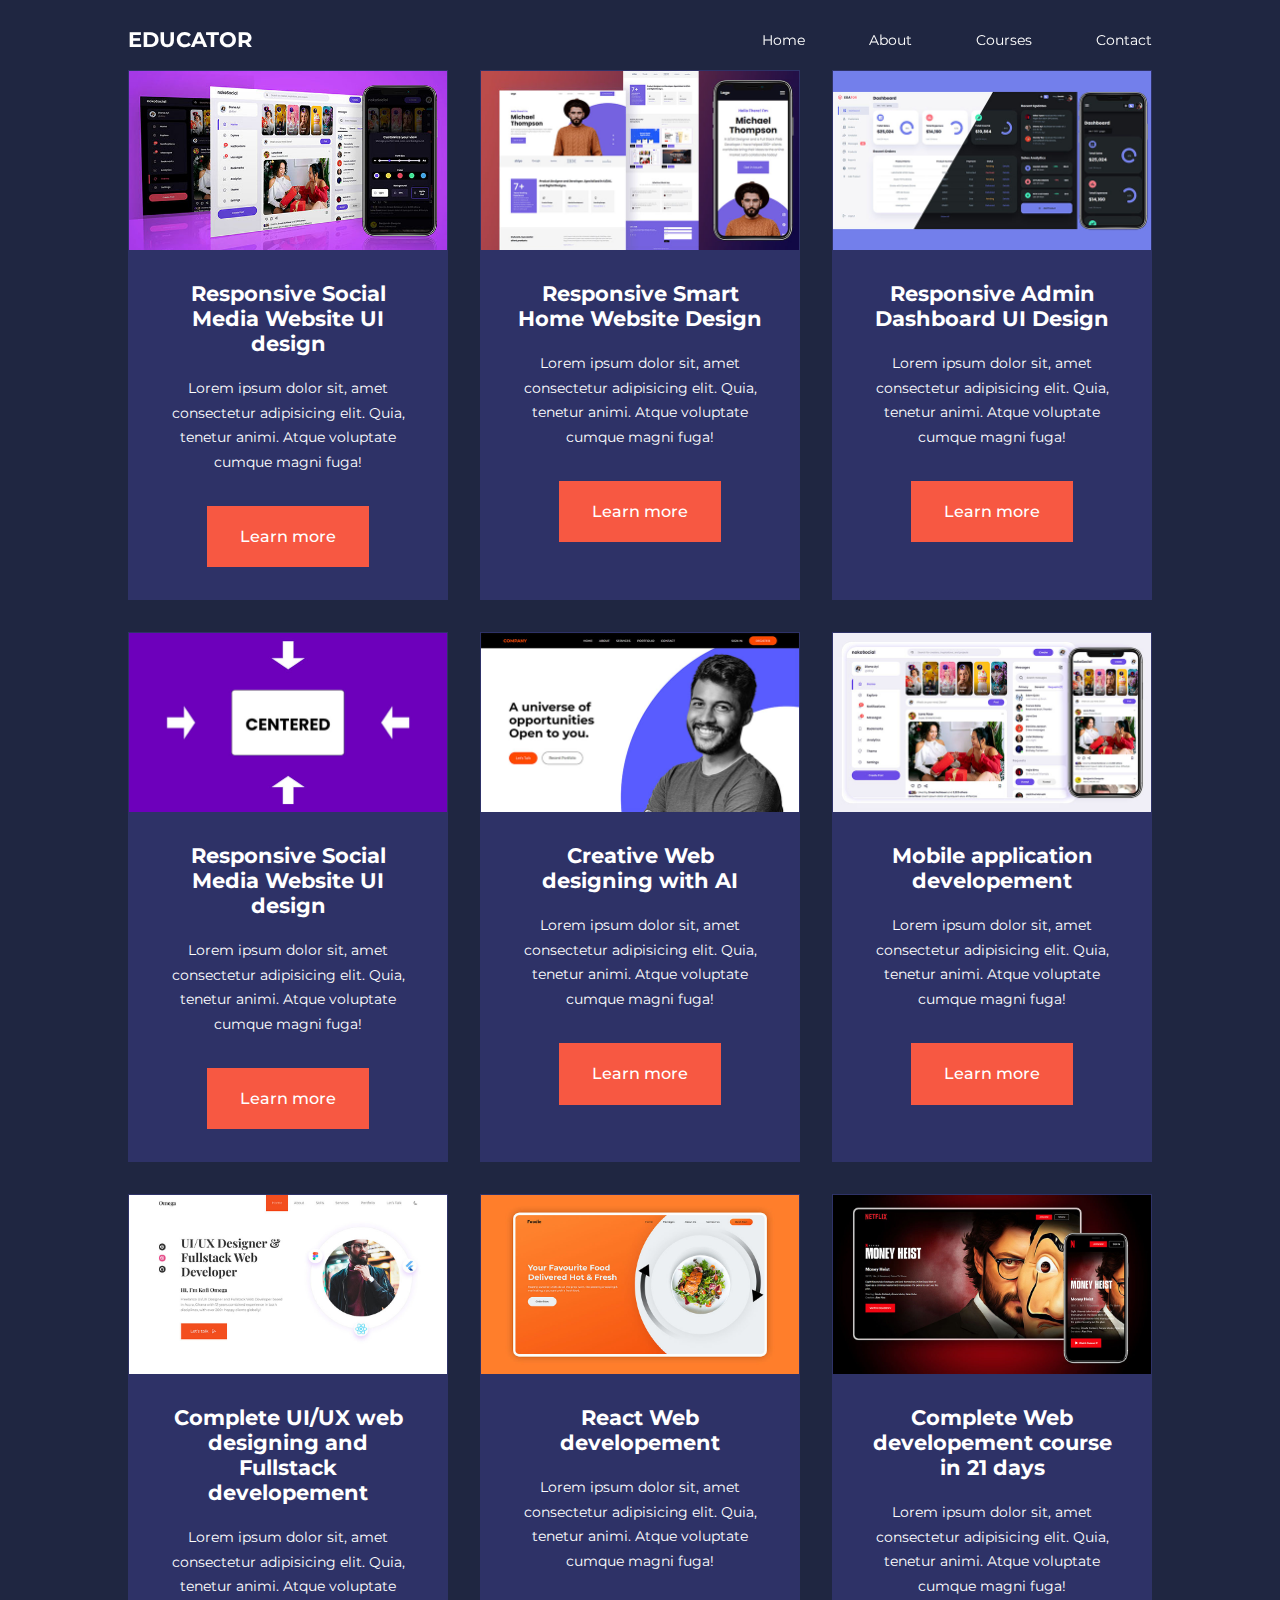
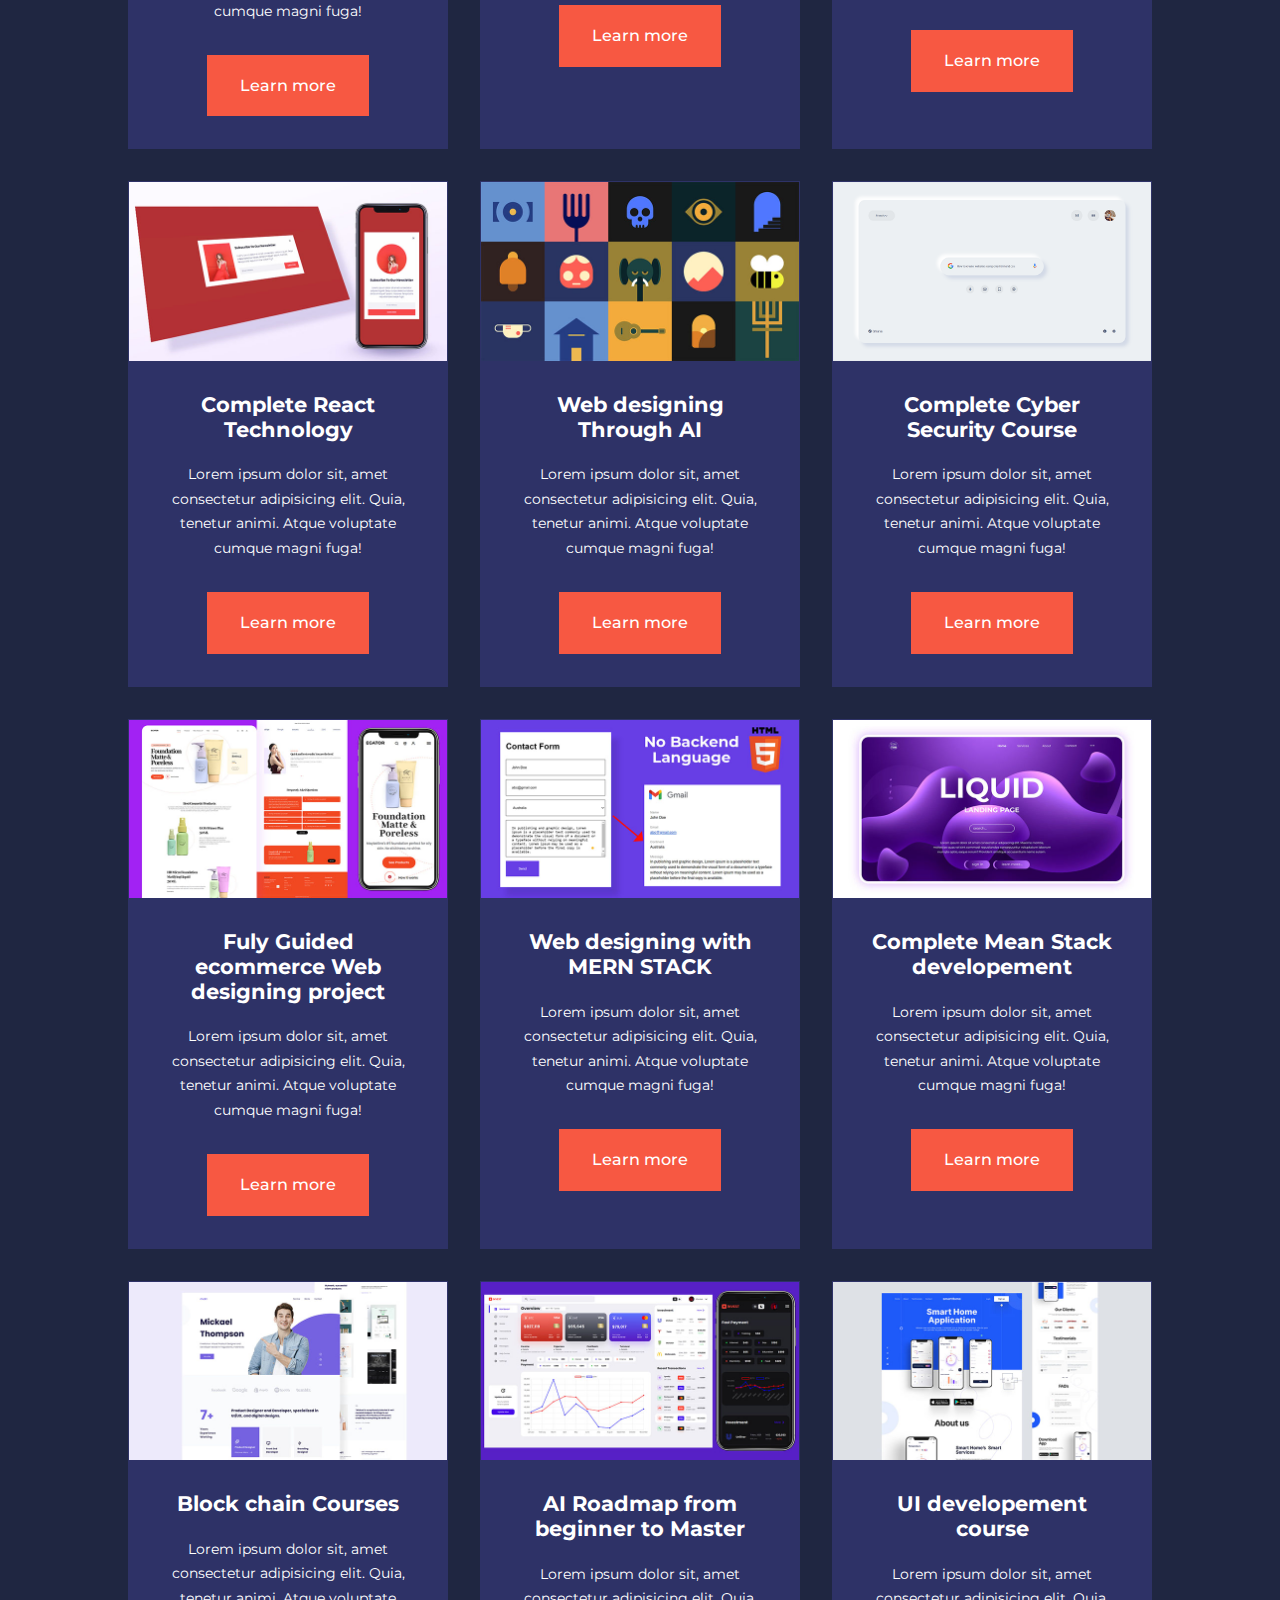
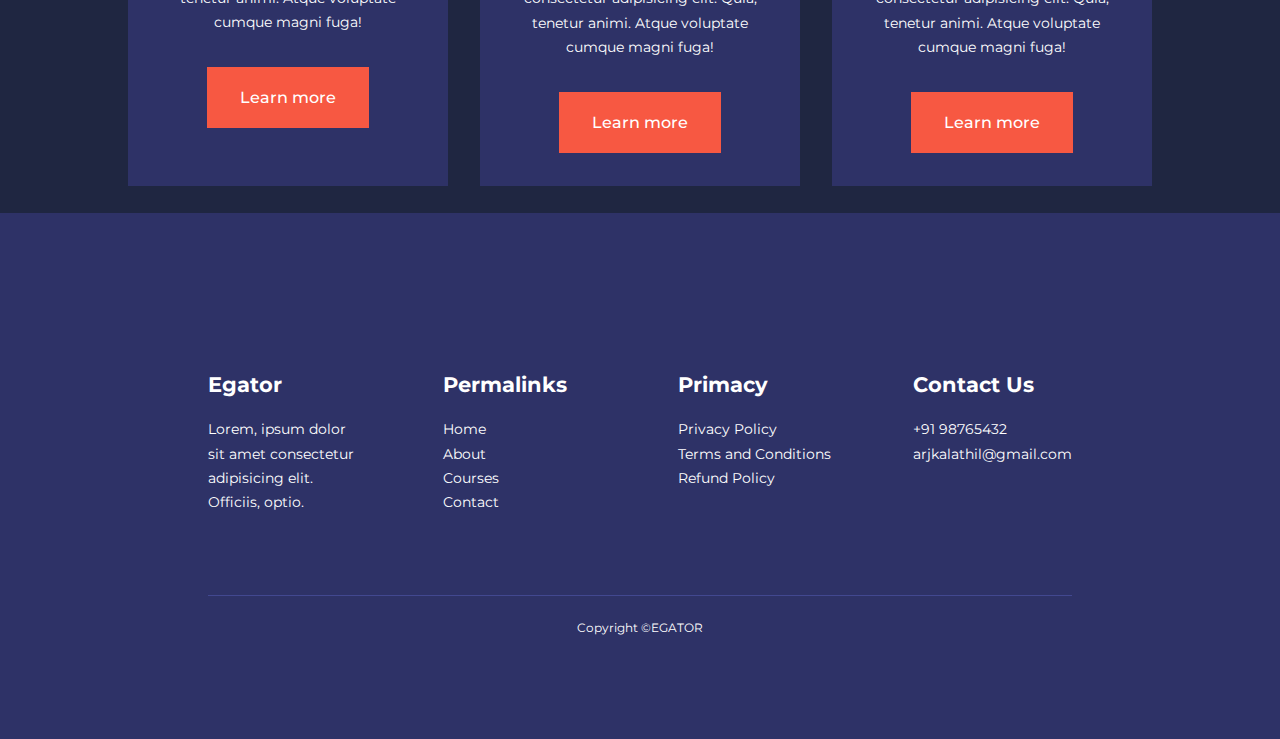
<file: courses.html>
<!DOCTYPE html>
<html lang="en">
<head>
    <meta charset="UTF-8">
    <meta http-equiv="X-UA-Compatible" content="IE=edge">
    <meta name="viewport" content="width=device-width, initial-scale=1.0">
    <title>Responsive Educational using css js html</title>
    <!--ICONSCOUT CDDN-->
    <link rel="stylesheet" href="https://unicons.iconscout.com/release/v4.0.8/css/line.css">
    
    <!--GOOGLE FONTS MONOSERRANT-->
    <link rel="preconnect" href="https://fonts.googleapis.com">
    <link rel="preconnect" href="https://fonts.gstatic.com" crossorigin>
    <link href="https://fonts.googleapis.com/css2?family=Montserrat:wght@300;400;500;600;700;800;900&display=swap" rel="stylesheet">

    <!---CSS LINK-->
    <link rel="stylesheet" href="./css/style.css">
    <style>
        .courses{
            margin-top: 1rem;
        }
    </style>

    <!--Swiper js-->
    <link rel="stylesheet" href="https://cdn.jsdelivr.net/npm/swiper@9/swiper-bundle.min.css"/>

</head>
<body>
<nav>
    <div class="container nav__container">
        <a href="index.html"><h4>EDUCATOR</h4></a>
        <ul class="nav__menu">
            <li><a href="index.html">Home</a></li>
            <li><a href="about.html">About</a></li>
            <li><a href="courses.html">Courses</a></li>
            <li><a href="contact.html">Contact</a></li>
        </ul>
        <button id="open-menu-btn"><i class="uil uil-bars"></i></button>
        <button id="close-menu-btn"><i class="uil uil-multiply  "></i></button>
    </div>
</nav>


<!------------END of NAVBAR---------------->


<div class="section courses">
    <!-- <!h2><center>
        Our Popular Courses
    </center>
    </h2> -->
    <br>
    <br>
    <div class="container courses__container">
        <article class="course">
            <div class="course__image">
                <img src="./images/course1.jpg">
            </div>
            <div class="course__info">
                <h4>Responsive Social Media Website UI design</h4>
            <p>
                Lorem ipsum dolor sit, amet consectetur adipisicing elit. Quia, tenetur animi. Atque voluptate cumque magni fuga!
            </p>
            <a href="courses.html" class="btn btn-primary">Learn more</a>
            </div>
        </article>
        <article class="course">
            <div class="course__image">
                <img src="./images/course2.jpg">
            </div>
            <div class="course__info">
                <h4>Responsive Smart Home Website Design </h4>
                <p>
                    Lorem ipsum dolor sit, amet consectetur adipisicing elit. Quia, tenetur animi. Atque voluptate cumque magni fuga!
                </p>
                <a href="courses.html" class="btn btn-primary">Learn more</a>
            </div>
        </article>
        <article class="course">
            <div class="course__image">
                <img src="./images/course3.jpg">
            </div>
            <div class="course__info">
                <h4>Responsive Admin Dashboard UI Design</h4>
                <p>
                    Lorem ipsum dolor sit, amet consectetur adipisicing elit. Quia, tenetur animi. Atque voluptate cumque magni fuga!
                </p>
                <a href="courses.html" class="btn btn-primary">Learn more</a>
            </div>
        </article>
        <article class="course">
            <div class="course__image">
                <img src="./images/course4.jpg">
            </div>
            <div class="course__info">
                <h4>Responsive Social Media Website UI design</h4>
            <p>
                Lorem ipsum dolor sit, amet consectetur adipisicing elit. Quia, tenetur animi. Atque voluptate cumque magni fuga!
            </p>
            <a href="courses.html" class="btn btn-primary">Learn more</a>
            </div>
        </article>
        <article class="course">
            <div class="course__image">
                <img src="./images/course5.jpg">
            </div>
            <div class="course__info">
                <h4>Creative Web designing with AI</h4>
            <p>
                Lorem ipsum dolor sit, amet consectetur adipisicing elit. Quia, tenetur animi. Atque voluptate cumque magni fuga!
            </p>
            <a href="courses.html" class="btn btn-primary">Learn more</a>
            </div>
        </article>
        <article class="course">
            <div class="course__image">
                <img src="./images/course6.jpg">
            </div>
            <div class="course__info">
                <h4>Mobile application developement</h4>
            <p>
                Lorem ipsum dolor sit, amet consectetur adipisicing elit. Quia, tenetur animi. Atque voluptate cumque magni fuga!
            </p>
            <a href="courses.html" class="btn btn-primary">Learn more</a>
            </div>
        </article>
        <article class="course">
            <div class="course__image">
                <img src="./images/course7.jpg">
            </div>
            <div class="course__info">
                <h4>Complete UI/UX web designing  and Fullstack developement</h4>
            <p>
                Lorem ipsum dolor sit, amet consectetur adipisicing elit. Quia, tenetur animi. Atque voluptate cumque magni fuga!
            </p>
            <a href="courses.html" class="btn btn-primary">Learn more</a>
            </div>
        </article>
        <article class="course">
            <div class="course__image">
                <img src="./images/course8.jpg">
            </div>
            <div class="course__info">
                <h4>React Web developement</h4>
            <p>
                Lorem ipsum dolor sit, amet consectetur adipisicing elit. Quia, tenetur animi. Atque voluptate cumque magni fuga!
            </p>
            <a href="courses.html" class="btn btn-primary">Learn more</a>
            </div>
        </article>
        <article class="course">
            <div class="course__image">
                <img src="./images/course9.jpg">
            </div>
            <div class="course__info">
                <h4>Complete Web developement course in 21 days</h4>
            <p>
                Lorem ipsum dolor sit, amet consectetur adipisicing elit. Quia, tenetur animi. Atque voluptate cumque magni fuga!
            </p>
            <a href="courses.html" class="btn btn-primary">Learn more</a>
            </div>
        </article>
        <article class="course">
            <div class="course__image">
                <img src="./images/course10.jpg">
            </div>
            <div class="course__info">
                <h4>Complete React Technology</h4>
            <p>
                Lorem ipsum dolor sit, amet consectetur adipisicing elit. Quia, tenetur animi. Atque voluptate cumque magni fuga!
            </p>
            <a href="courses.html" class="btn btn-primary">Learn more</a>
            </div>
        </article>
        <article class="course">
            <div class="course__image">
                <img src="./images/course11.jpg">
            </div>
            <div class="course__info">
                <h4>Web designing Through AI</h4>
            <p>
                Lorem ipsum dolor sit, amet consectetur adipisicing elit. Quia, tenetur animi. Atque voluptate cumque magni fuga!
            </p>
            <a href="courses.html" class="btn btn-primary">Learn more</a>
            </div>
        </article>
        <article class="course">
            <div class="course__image">
                <img src="./images/course12.jpg">
            </div>
            <div class="course__info">
                <h4>Complete Cyber Security Course</h4>
            <p>
                Lorem ipsum dolor sit, amet consectetur adipisicing elit. Quia, tenetur animi. Atque voluptate cumque magni fuga!
            </p>
            <a href="courses.html" class="btn btn-primary">Learn more</a>
            </div>
        </article>
        <article class="course">
            <div class="course__image">
                <img src="./images/course13.jpg">
            </div>
            <div class="course__info">
                <h4>Fuly Guided ecommerce Web designing project</h4>
            <p>
                Lorem ipsum dolor sit, amet consectetur adipisicing elit. Quia, tenetur animi. Atque voluptate cumque magni fuga!
            </p>
            <a href="courses.html" class="btn btn-primary">Learn more</a>
            </div>
        </article>
        <article class="course">
            <div class="course__image">
                <img src="./images/course14.jpg">
            </div>
            <div class="course__info">
                <h4>Web designing with MERN STACK</h4>
            <p>
                Lorem ipsum dolor sit, amet consectetur adipisicing elit. Quia, tenetur animi. Atque voluptate cumque magni fuga!
            </p>
            <a href="courses.html" class="btn btn-primary">Learn more</a>
            </div>
        </article>
        <article class="course">
            <div class="course__image">
                <img src="./images/course15.jpg">
            </div>
            <div class="course__info">
                <h4>Complete Mean Stack developement</h4>
            <p>
                Lorem ipsum dolor sit, amet consectetur adipisicing elit. Quia, tenetur animi. Atque voluptate cumque magni fuga!
            </p>
            <a href="courses.html" class="btn btn-primary">Learn more</a>
            </div>
        </article>
        <article class="course">
            <div class="course__image">
                <img src="./images/course16.jpg">
            </div>
            <div class="course__info">
                <h4>Block chain Courses</h4>
            <p>
                Lorem ipsum dolor sit, amet consectetur adipisicing elit. Quia, tenetur animi. Atque voluptate cumque magni fuga!
            </p>
            <a href="courses.html" class="btn btn-primary">Learn more</a>
            </div>
        </article>
        <article class="course">
            <div class="course__image">
                <img src="./images/course17.jpg">
            </div>
            <div class="course__info">
                <h4>AI Roadmap from beginner to Master</h4>
            <p>
                Lorem ipsum dolor sit, amet consectetur adipisicing elit. Quia, tenetur animi. Atque voluptate cumque magni fuga!
            </p>
            <a href="courses.html" class="btn btn-primary">Learn more</a>
            </div>
        </article>
        <article class="course">
            <div class="course__image">
                <img src="./images/course18.jpg">
            </div>
            <div class="course__info">
                <h4>UI developement course</h4>
            <p>
                Lorem ipsum dolor sit, amet consectetur adipisicing elit. Quia, tenetur animi. Atque voluptate cumque magni fuga!
            </p>
            <a href="courses.html" class="btn btn-primary">Learn more</a>
            </div>
        </article>
        
    </div>
 </div>




 <!--============END OF COURSES ============-->

<br><!-- CHECK POINT -->
<footer class="footer">
    <div class="container footer__container">
        <div class="footer__1">
            <a href="index.html" class="footer__logo"><h4>Egator</h4></a>
                <p>
                    Lorem, ipsum dolor sit amet consectetur adipisicing elit. Officiis, optio.
                </p>
        </div>

    <div class="footer__2">
        <h4>Permalinks</h4>
        <ul class="permalinks">
            <li><a href="ind
                ">Home</a></li>
                <li><a href="ab
                    ">About</a></li>
                    <li>
                        <a href="courses.html">Courses</a>
                    </li>
                    <li>
                        <a href="
                        contact.html">Contact</a>
                    </li>
        </ul>
    </div>
      
    <div class="footer__3">
        <h4>Primacy</h4>
        <ul class="privacy">
            <li>
                <a href="#">Privacy Policy</a>
            </li>
            <li><a href="#">Terms and Conditions</a></li>
            <li><a href="#">Refund Policy</a></li>
        </ul>
    </div>
    
    <div class="footer__4">
        <h4>Contact Us</h4>
        <div>
            <p>+91 98765432</p>
            <p>arjkalathil@gmail.com</p>
        </div>
    <ul class="footer__socials">
        <li>
            <a href="#"><i class="uil uil-facebook-f"></i></a>
        </li>
        <li>
            <a href="#"><i class="uil uil-instagram-i"></i></a>
        </li>
        <li>
            <a href="#"><i class="uil uil-twitter"></i></a>
        </li>
        <li>
            <a href="#"><i class="uil uil-linkedin-alt"></i></a>
        </li>
    </ul>
</div>
 <div class="footer__copyright">
        <small>
            Copyright &copy;EGATOR
        </small>
    </div>
    </div>
 </footer>

 <!----------------END OF FOOOTER------------->


 <script src="https://cdn.jsdelivr.net/npm/swiper@9/swiper-bundle.min.js"></script>
 <script src="./main.js"></script>
 
 <script>
    var swiper = new Swiper(".mySwiper", {
slidesPerView: 2,
spaceBetween: 30,
pagination: {
el: ".swiper-pagination",
clickable: true,
},
// when window width is >=600px
breakpoints:{
600:{
    slidesPerView: 2
}
}
});

 </script>

</body>
</html>
</file>
<file: css/style.css>
*{
   margin:0;
   padding: 0;
   border: 0;
   outline:0;
   text-decoration: none;
   list-style: none; 
   box-sizing: border-box;
}
:root{
    --color-primary:#6c63ff;
    --color-sucess:#00bf8e;
    --color-warning:#f7c94b;
    --color-danger:#f75842;
    --color-danger-variant:rgba(247,88,66,0.4);
    --color-white:#fff;
    --color-light:rgba(255,255,255,0.7);
    --color-black:#000000;
    --color-bg:#1f2641;
    --color-bg1:#2e3267;
    --color-bg2:#424890;
    --container-width-lg:80%;
    --container-width-md:90%;
    --container-width-sm:94%;

    --transition: all 400ms ease;
}
body{
    font-family:'Montserrat', sans-serif;
    line-height:1.7;
    color:var(--color-white);
    background:var(--color-bg);
}
.container{
    width:var(--container-width-lg);
    margin:0 auto;
}
section{
    padding: 4rem 0;
}
section h2{
    text-align: center;
    margin-bottom:4rem;
}
h1,
h2,
h3,
h4,
h5{
    line-height: 1.2;
}
h1{
    font-size:2.4rem;
}
h2{
    font-size:2rem;
}
h3{
    font-size:1.6rem;
}
h4{
    font-size:1.3rem;
}
a{
    color:var(--color-white);
}
img{
    width:100%;
    display:block;
    object-fit:cover;
}
.btn{
    display:inline-block;
    background-color: var(--color-white);
    color:var(--color-black);
    padding: 1rem 2rem;
    border: 1px solid transparent;
    font-weight: 500;
    transition: var(--transition);
}
.btn:hover{
    background: transparent;
    color:var(--color-white);
    border: var(--color-white);
}
.btn-primary{
    background: var(--color-danger);
    color: var(--color-white);
}
/*----------------------NAVIGATION BAR------------------------*/
nav{
    background: transparent;
    width: 100vw;
    height:5rem;
    position: fixed;
    top: 0;
    z-index: 11;
}
/* Change Navbar style when scroll USing Javascript */
.window-scroll{
    background: var(--color-primary);
    box-shadow: 0 1rem 2rem rgba(0,0,0,0.2);
}
.nav__container{
    height:5rem;
    display: flex;
    justify-content: space-between;
    align-items: center;
}
nav button{
    display: none;
}
.nav__menu{
    display: flex;
    align-items: center;
    gap: 4rem;
}
.nav__menu a{
    font-size: .9rem;
    transition: var(--transition);
}
.nav__menu a:hover{
color: var(--color-bg2);
}
/*--============  HEADER  ============--*/

header{
    position: relative;
    top:5rem;
    overflow: hidden;
    height: 46vw;
    margin-bottom: 2rem;
}
.header__container{
    display: grid;
    grid-template-columns: 1fr 1fr;
    align-items: center;
    gap: 5rem;
  /*  height: 100%;  added */
}
.header__left p{
    margin: 1rem 0 2.4rem;
}

/*--============  CATEGORIES ============--*/

.categories{
    background:var(--color-bg1);
    height: 29rem;
}
.categories h1{
    line-height: 1;
    margin-bottom: 3rem;
}
.categories__container{
    display: grid;
  /*  height: 100%; */
    grid-template-columns: 40% 60%;
    /* gap: 4rem; */
    margin: auto;
}
.categories__left p{
    margin:1rem 0rem 3rem 0rem;
}
.categories__left{
    margin-right: 4rem;
} 
.categories__right {
    display: grid;
    /* grid-auto-flow:; */
    grid-template-columns: repeat(3,1fr);
    gap:1rem;
}
.category{
    background: var(--color-bg2);
    padding: 2rem;
    border-radius: 2rem;
    transition: var(--transition);
}
.category:hover{
    box-shadow: 0 3rem 3rem rgba(0,0,0,0.3);
    z-index: 1;
}
.category:hover a{
    color: white;
}
.category:nth-child(2) .category__icon{
    background: var(--color-danger);
}
.category:nth-child(3) .category__icon{
    background: var(--color-sucess);
}
.category:nth-child(4) .category__icon{
    background: var(--color-warning);
}
.category:nth-child(5) .category__icon{
    background: var(--color-sucess);
}
.category__icon{
    background: var(--color-primary);
    padding: .8rem;
    border-radius: .9rem;
}
.category h5{
    margin: 2rem 0 1rem 0rem;
}
.category p{
    font-size: .75rem;
}


/* ==========================COURSES========================= */

.courses{
    margin-top: 10rem;

}
.courses__container{
    display: grid;
    grid-template-columns: repeat(3,1fr);
    gap: 2rem;
    border-radius: 2rem;
}
.course{
    background: var(--color-bg1);
    text-align: center;
    border: 1px solid transparent;
    transition: var(--transition);
}
.course:hover{
    background:transparent;
    border-color: var(--color-primary);
}
.course__info{
    padding: 2rem;

}
.course__info p{
    margin:1.2rem 0 2rem;
    font-size: .9rem;
}


/*===============================FAQS=========================*/


.faqs {
    background: var(--color-bg1);
    box-shadow: inset 0 0 3rem rgba(0, 0, 0, 0.5);
  }  
.faqs h2{
    align-items:center ;
}
.faqs__container{
    display: grid;
    grid-template-columns: 1fr 1fr;
    gap:1rem;
    padding: 4rem;
}
.faq{
    height: fit-content;
    background: var(--color-primary);
    cursor: pointer;
    padding: 3rem;
    display: flex;
    gap:1rem;
    align-items: center;
}

.faq h4{
    font-size: 1rem;
    line-height: 2.2;
}

.faq__icon{
    align-self: flex-start;
    font-size: 1.2rem;
}
.faq p{
    margin-top: 0.8rem;
    font-size: .8rem;
    display:none;
}
.faq.open p{
    display:block;
}

/*=========================================TESTIMONIALS=============================*/

.testimonials__container{
    overflow-x: hidden;
    position: relative;
    margin-bottom: 5rem;
}

.testimonial{
    padding-top: 2rem;
}

.avatar{
    width: 6rem;
    height: 6rem;
    border-radius: 50%;
    overflow: hidden;
    margin: 0 auto 1rem;
    border: 1rem solid var(--color-bg1);
}

.testimonial__info{
    text-align: center;
}

.testimonial__body{
    background: var(--color-primary);
    padding: 2rem;
    margin-top: 3rem;
    position: relative;
}

.testimonial__body::before{
    content: "";
    display: block;
    background:linear-gradient(135deg,transparent,var(--color-primary),var(--color-primary),var(--color-primary));
    width: 3rem;
    height: 3rem;
    position: absolute;
    left: 50%;
    top: -1.5rem;
    transform: rotate(45deg);
}

/*===========================FOOTER===================*/


footer{
    background: var(--color-bg1);
    padding-top: 5rem;
    font-size: .9rem;
}
.footer__container{
    display: grid;
    grid-template-columns: repeat(4,1fr);
    gap: 5rem; 
    padding: 5rem;
}
.footer__container >div h4{
    margin-bottom: 1.2rem;
}
.footer__1 p{
    margin:0 0 0 0rem;
}
footer ul li a:hover{
    text-decoration: underline;
}
.footer__socials{
    display: flex;
    gap: 1rem;
    font-size: 1.2rem;
    margin-top:2rem;   
}
.footer__copyright{
    text-align: center;
    margin-top: 4rem;
    padding: 1.2rem 0;
    border-top: 1px solid var(--color-bg2);
    margin: 0;
    grid-column: 1 / -1; /* Span across all columns in the grid */
}


/*=============================== MEDIA QUERYS (TABLETS)==================*/


@media screen and (max-width:1024PX) {
    .container{
        width: var(--container-width-md);
    }
    h1{
        font-size: 2.2rem;
    }
    h2{
        font-size: 1.7rem;
    }
    h3{
        font-size: 1.2rem;
    }
    h4{
        font-size: 1.2rem;
    }


    /*--------- NAVBAR ---------------*/

    nav button{
        display: inline-block;
        background: transparent;
        font-size: 1.8rem;
        color:var(--color-white);
        cursor:pointer;
    }

    nav button#close-menu-btn{
        display: none;
    }
    
    .nav__menu{
        position: relative;
        top: 10.8rem;
        right: 5%;
        height: fit-content;
        width: 15rem;
        flex-direction: column;
        gap: 0;
        display: none;
    }

    .nav__menu li{
        width: 100%;
        height: 5.8rem;
        animation: animateNavItems 400ms linear forwards;
        transform-origin: top right;
        opacity: 0;
    }
    .nav__menu li:nth-child(2){
        animation-delay:200ms;
    }
    .nav__menu li:nth-child(3){
        animation-delay:300ms;
    }
    .nav__menu li:nth-child(4){
        animation-delay:400ms;
    }

    @keyframes animateNavItems {
        0%{
            transform: rotateZ(-90deg) rotateX(90deg) scale(0.1);
        }
        100%{
            transform: rotateZ(0) rotateX(0) scale(1);
            opacity: 1;
        }
        
    }

    .nav__menu li a{
        background: var(--color-primary);
        box-shadow: -4rem 6rem 10rem rgba(0, 0, 0, 0.6);
        width: 100%;
        height: 100%;
        display: grid;
        place-items: center;
    }
    .nav__menu li a:hover{
        background: var(--color-bg2);
        color: var(--color-white);
    }

    /*--------- HEADER ---------------*/

    header{
        height: 52rem;
        margin-bottom: 4rem;
    }
    .header__container{
        gap: 0;
        padding-bottom: 3rem;
        
    }
    /*--------- CATEGORIES---------------*/

    .categories{
        height: auto;
        }
    .categories__container{
        grid-template-columns: 1fr;
        gap: 3rem;

    }   
    .categories__left{
        margin-right: 0;
    } 
    /*--------- Popular courses---------------*/
    .courses{
        margin-top: 0;
    }
    .courses__container{
        grid-template-columns:1fr 1fr;
    }
    /*--------------- FAQS---------------*/
    .faqs__container{
        grid-template-columns: 1fr;

    }
    .faq{
        padding: 1.5rem;
    }

    /*---------------FOOTER---------------*/
    .footer__container{
        grid-template-columns: 1fr 1fr;
    }
}


/* ==================== MEDIA QUERIES (PHONE)============*/


@media screen and (max-width:600px) {
    .container{
        width: var(--container-width-sm);
    }

    /*--------- NAVBAR---------------*/
    .nav__menu{
        right: 3%;
    }

    /*--------- HEADER ---------------*/
    header{
        height: 100vh;
    }
    .header__container{
        grid-template-columns: 1fr;
        text-align: center;
        margin-top: 0;
    }

    .header__left p{
        margin: 1.3rem;
    }

    /*------------- Categories---------------*/

    .categories__right{
        grid-template-columns: 1fr 1fr;
        gap: 0.7rem;
    }
    .category{
        padding: 1rem;
        border-radius: 1rem;
    }
    .category__icon{
        margin-top: 4px;
        display: inline-block;
    }
    /*--------- COURSES---------------*/

    .courses__container{
        grid-template-columns: 1fr;
    }

    /*---------------TESTIMONIALS---------------*/

    .testimonial__body{
        padding: 1.2rem;
    }
    .testimonials__container{
        grid-template-columns: 1fr 1fr;
    }

    /*--------- FOOTER ---------------*/

    .footer__container{
        grid-template-columns: 1fr;
        text-align: center;
        gap: 2rem;
    }

    .footer__1 p{
        margin: 1rem auto;
    }
    .footer__socials{
        justify-content: center;
    }

    
}
</file>
<file: css/about.css>
/*=====================ACHIEVEMENTS=======================*/


.about__achievements{
    margin-top: 3rem;
}

.about__achievements-container{
    display: grid;
    grid-template-columns: 40% 60%;
    gap: 5rem;
}

.about__achievements-right > p{
    margin: 1.6rem 0 2.5rem;
}

.achievements__cards{
    display: grid;
    grid-template-columns: repeat(3,1fr);
    gap: 1.5rem;
}

.achievements__card{
    background: var(--color-bg1);
    padding: 1.6rem;
    border-radius:1rem;
    text-align: center;
    transition: var(--transition);
}

.achievements__card:hover{
    background: var(--color-bg2);
    box-shadow: 0 3rem 3rem rgba(0,0,0,0.3);
}

.achievements__icon{
    background: var(--color-danger);
    padding: 0.6rem;
    border-radius: 1rem;
    display: inline-block;
    margin-bottom: 2rem;
    font-size: 2rem;
}

.achievements__card:nth-child(1) .achievements__icon{
    background: var(--color-sucess);
}

.achievements__card:nth-child(3) .achievements__icon{
    background: var(--color-primary);
}

.achievements__card p{
    margin-top: 1rem;
}


/*=============== TEAM ===============*/

.team{
    background: var(--color-bg1);
    box-shadow: inset 0 0 3rem rgba(0,0,0,0.5);

}

.team__container{
    display: grid;
    grid-template-columns: repeat(4, 1fr);
    gap: 2rem;

}
.team__member{
    background: var(--color-bg2);
    padding: 2rem;
    border:1px solid transparent;
    transition: var(--transition);
    position: relative;
    overflow: hidden;

}

.team__member:hover{
    background: transparent;
    border-color: var(--color-primary);
}

.team__member-image img{
    filter: saturate(0);
}

.team__member:hover img{
    filter:saturate(1);
}

.team__member-info *{
    text-align: center;
    margin-top: 1.4rem;
}

.team__member-info p{
    color: var(--color-light);
}

.team__member-socials{
    position: absolute;
    transform: translateY(-50%);
    top: 50%;
    right: -100%;
    display: flex;
    flex-direction: column;
    background: var(--color-primary);
    border-radius: 1rem 0 0 1rem;
    box-shadow: -2rem 0 2rem rgba(0,0,0,0.3);

}

.team__member-socials a{
    padding: 1rem;
}

.team__member:hover .team__member-socials{
    right: 0;
    transition: var(--transition);
}

/*================================= MEDIA QUERIES (TABLETS)===========*/


@media screen and (max-width:1024px) {
    
        .about__achievements{
            margin-top: 2rem;
            
        }
        .about__achievements-container{
            grid-template-columns: 1fr;
            gap: 4rem;
        }

        .about__achievements-left{
            width: 80%;
            margin: 0 auto;
        }

        .team__container{
            grid-template-columns: repeat(2,1fr);
            gap:1.5rem;
        }

        .team__member{
            padding: 1rem;
        }

    }
    

/*================================= MEDIA QUERIES (MOBILE)===========*/

/* ============= WORKING ============== */
@media screen and (max-width:600px) {
    
    .about__achievements{
        grid-template-columns:1fr;
        gap: 0.7rem; 
    }
    .team__container{
        grid-template-columns:1fr 1fr;
        gap: 0.7rem;
    }
    .team__member{
        padding: 0;
    }
    .team__member p{
        margin-bottom: 1.5rem;
    }
}
</file>
<file: css/contact.css>
.contact__container{
    background: var(--color-bg1);
    padding: 4rem;
    display: grid;
    grid-template-columns: 40% 60%;
    gap: 4rem;
    height: 30rem;
    margin: 7rem auto;
    border-radius: 1rem;
}

/*============================== ASIDE=================*/

.contact__aside{
    background: var(--color-primary);
    padding: 3rem;
    border-radius: 1rem;
    position: relative;
    bottom: 10rem;

}

.aside__image{
    width: 12rem;
    margin-bottom: 2rem;
}

.contact__aside h2{
    text-align: left;
    margin-bottom: 1rem;
}

.contact__aside p{
    font-size: 0.9rem;
    margin-bottom: 2rem;
}

.contact__details li{
    display: flex;
    gap: 1rem;
    align-items: center;
    margin-bottom: 1rem;
}

.contact__socials{
     display: flex;
     gap: 0.8rem;
     margin-top: 3rem;
}

.contact__socials a{
    background: var(--color-bg2);
    padding: 0.5rem;
    border-radius: 50%;
    font-size: 0.9rem;
}

.contact__socials a:hover{
    background: transparent;
}

/*----------------- FORMS -----------------------*/
.contact__form {
    display: flex;
    flex-direction: column;
    gap: 1.2rem;
    margin-right: 4rem;
}

.form__name{
    display: flex;
    gap: 1.2rem;
}

.contact__form input[type="text"]{
 
    width: 50%;
}

input, textarea{
    width: 100%;
    padding: 1rem;
    background: var(--color-bg);
    color: var(--color-white);
}

.contact__form .btn{
    width: max-content;
    cursor: pointer;
    margin-top: 1rem;

}


/*================== MEDIA QUERIES FOR TABLETS +=====================*/


@media screen and (max-width:1024) {
    .contact__container{
        /* padding-bottom: 0; */

    }
    .contact__container{
        gap: 1.5rem;
        margin-top: 3rem;
        height: auto;
        padding: 1.5rem;
    }

    .contact__aside{
        width: auto;
        padding: 1.5rem;
        bottom: 0;
    }

    .contact__form{
        align-self:center;
        margin-right: 1.5rem;
    }

}


/*================== MEDIA QUERIES FOR Phones+=====================*/

@media screen and (max-width:600px) {
    .contact__container{
        grid-template-columns: 1fr;
        gap: 3rem;
        height: 100%;
        margin-top: 0;
        padding: 0;
        padding-bottom:  0; 
    }
    .contact__form{
        margin: 0 1.5rem 5rem; 

    }
    .form__name{
        flex-direction: column;

    }
    .form__name input[type="text"]{
        width: 100%;
    }
    
}
</file>
